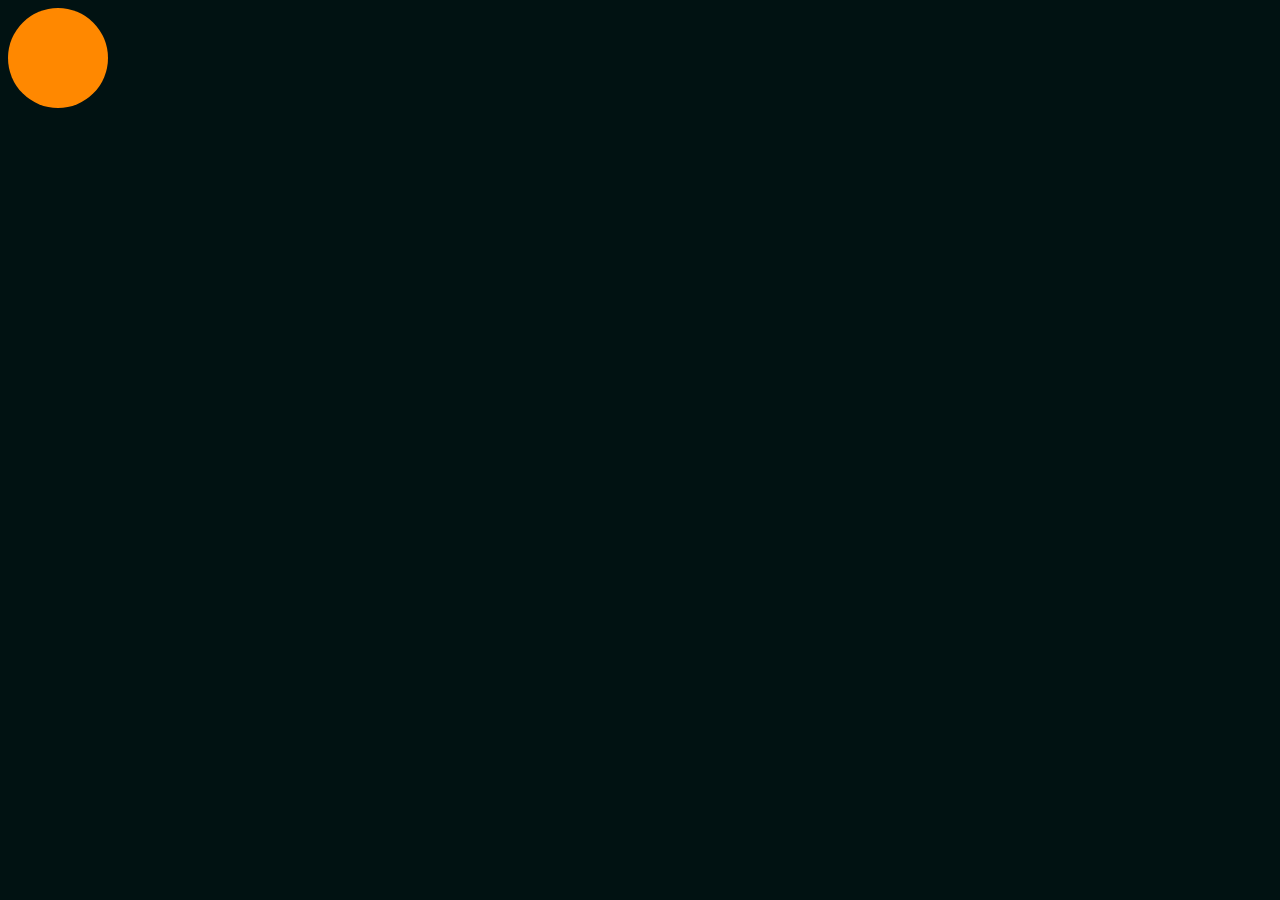
<file: ESERCIZIO 1 - RISCRITTURA/index.html>
<!DOCTYPE html>
<html>

<head>
    <meta http-equiv="X-UA-Compatible" content="IE=edge" />
    <meta charset="utf-8" />
    <meta name="viewport" content="width=device-width, initial-scale=1.0, maximum-scale=1.0, user-scalable=no" />
    <title>Lezione HTML</title>
    <link rel="stylesheet" href="style.css" />
</head>

<body>
    <div class="ball"></div>
</body>

</html>
</file>
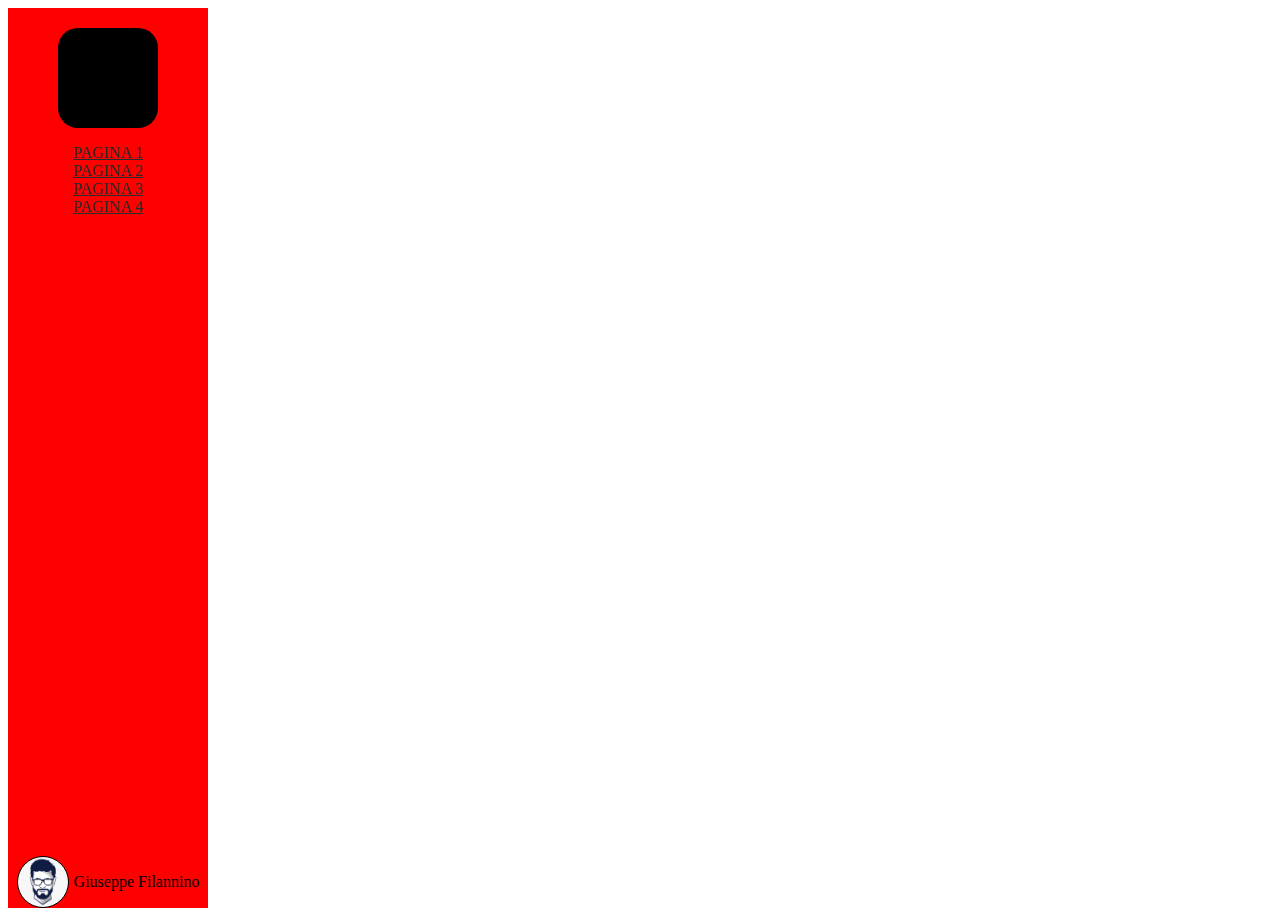
<file: ESERCIZIO 2- FLEXBOX/index.html>
<!DOCTYPE html>
<html>

<head>
    <meta http-equiv="X-UA-Compatible" content="IE=edge" />
    <meta charset="utf-8" />
    <meta name="viewport" content="width=device-width, initial-scale=1.0, maximum-scale=1.0, user-scalable=no" />
    <link href="style.css" type="text/css" rel="stylesheet">
    <title>Lezione CSS</title>
</head>

<body>


<aside class="sidebar">
    <div class="container1">
        <div class="logo"></div>
        <div>
            <ul class="lista">
                <li><a href="">PAGINA 1</a></li>
                <li><a href="">PAGINA 2</a></li>
                <li><a href="">PAGINA 3</a></li>
                <li><a href="">PAGINA 4</a></li>

        </div>
    </div>
    <div class="container2">
    <div class="avatar"></div>

    <p>Giuseppe Filannino</p>
</div>




</aside>
</body>



</body>

</html>
</file>
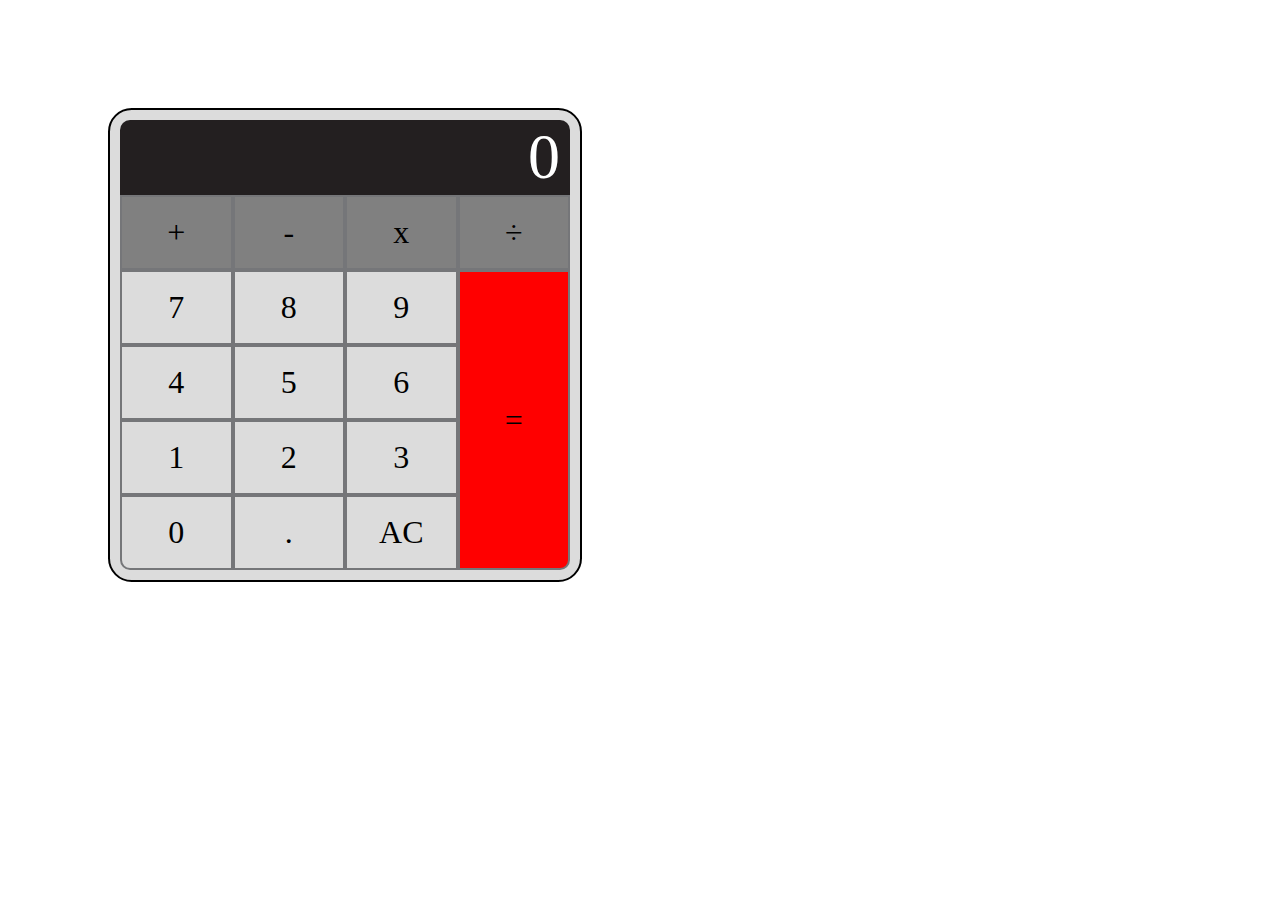
<file: ESERCIZIO 3- GRID/index.html>
<!DOCTYPE html>
<html lang="en">
<head>
    <meta charset="UTF-8">
    <meta http-equiv="X-UA-Compatible" content="IE=edge">
    <meta name="viewport" content="width=device-width, initial-scale=1.0">
    <title>Document</title>
    <link href="style.css" type="text/css" rel="stylesheet">
</head>
<body>

<div class="calc">
    <div class="input"> 0</div>
    <div class="more">+</div>
    <div class="less">-</div>
    <div class="for">x</div>
    <div class="cut">÷</div>
    <div class="one">1</div>
    <div class="two">2</div>
    <div class="three">3</div>
    <div class="four">4</div>
    <div class="five">5</div>
    <div class="six">6</div>
    <div class="seven">7</div>
    <div class="eight">8</div>
    <div class="nine">9</div>
    <div class="zero">0</div>
    <div class="point">.</div>
    <div class="ac">AC</div>
    <div class="equal">=</div>
    
</div>
    
</body>
</html>
</file>
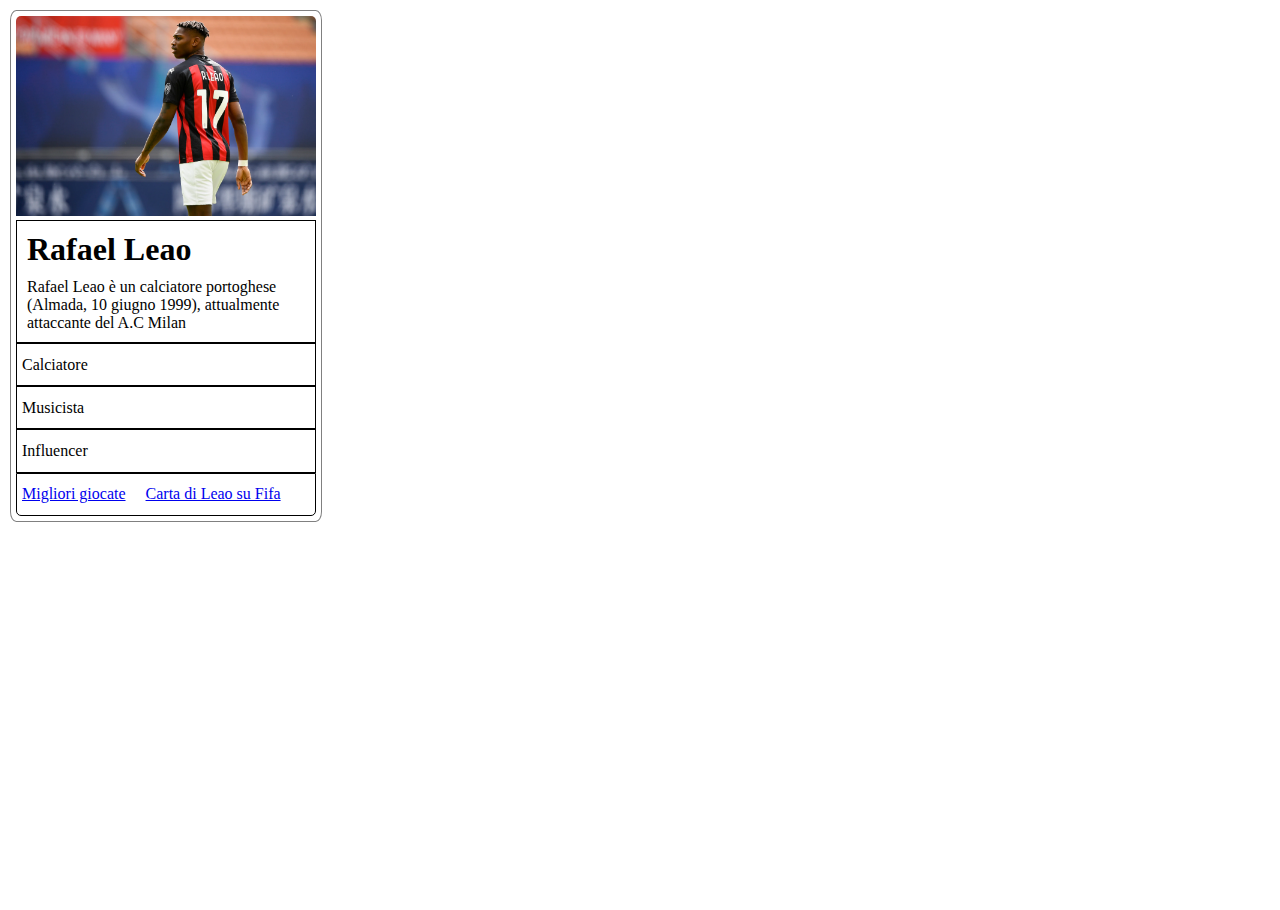
<file: ESERCIZIO 4- CARD CON CSS/index.html>
<!DOCTYPE html>
<html lang="en">

<head>
    <meta charset="UTF-8">
    <meta http-equiv="X-UA-Compatible" content="IE=edge">
    <meta name="viewport" content="width=device-width, initial-scale=1.0">
    <title>ESERCIZIO 9 - CARD</title>
    <link href="style.css" type="text/css" rel="stylesheet">

</head>

<body>
    <article>
        <div>
        <img src="calciatore.webp" alt="Rafael Leao" >

       </div> <div class="container1">
            <h1>Rafael Leao</h1>
            <span>Rafael Leao è un calciatore portoghese (Almada, 10 giugno 1999), attualmente attaccante del A.C Milan
            </span>
            
        </div>
        
            <p>Calciatore</p>
            <p>Musicista</p>
            <p>Influencer</p></tbody>
      
            

        <div class="link">
            <a href="https://www.youtube.com/watch?v=bsFAONC8np0" title="Best skills"> Migliori giocate </a> <a
                href="https://www.google.com/search?q=leao+fut+card+tots&sxsrf=ALiCzsaK2nTZnC8I0IYcY4h4gWPMOnYTQA:1654712570538&source=lnms&tbm=isch&sa=X&ved=2ahUKEwjOoePXvJ74AhUmRPEDHZRoB9wQ_AUoAXoECAIQAw&biw=1536&bih=746&dpr=1.25#imgrc=Lpz-KVk-YDrosM"
                title="Leao fifa card">Carta di Leao su Fifa</a>
        </div>
    </article>

</body>

</html>
</file>
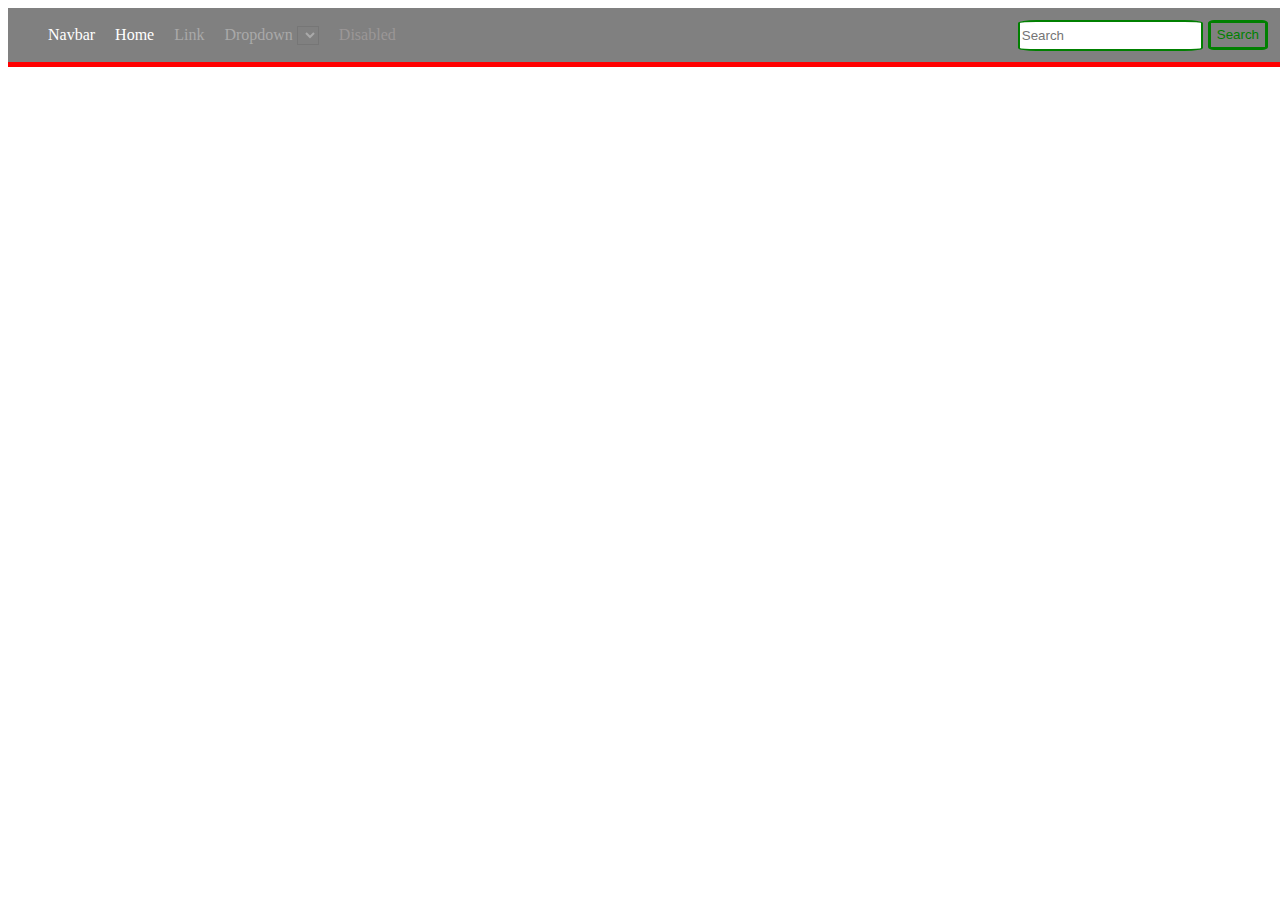
<file: ESERCIZIO 5- NAVBAR/index.html>
<!DOCTYPE html>
<html lang="en">

<head>
    <meta charset="UTF-8">
    <meta http-equiv="X-UA-Compatible" content="IE=edge">
    <meta name="viewport" content="width=device-width, initial-scale=1.0">
    <link href="./style.css" rel="stylesheet" type="text/css">

    <title>ESERCIZIO 10- NAVBAR</title>
</head>

<body>
    <nav class="navbar">
        <div>
            <ul class="list">
                <li>Navbar</li>
                
                <li id="hidden">Home</li>
                <li  id="hidden" style="color:darkgray">Link</li>
                <li  id="hidden"style="color:darkgray">Dropdown
                    <select class="dropdown" name="Dropdown" id="Dropdown">
                   
                    </select></li>
                <li id="hidden" style="color:rgb(155, 151, 151)">Disabled</li>
                <li>

        </div>
        <div id="hidden" class="rightlist">
            <label for="search" >
                <input class="search" type="textarea" name="search" id="search" placeholder="Search">
            </label>
            <input class="button" type="button" value="Search">
        </div>
        </li>

        
</ul>
        <div  class="hamburger">
        <p></p>   Hamburger <select style="background-color: grey;" name="hamburger" >
            </select>
            <option  value="">

            </option>
            
        </div>

    </nav>
</div>
</body>

</html>
</file>
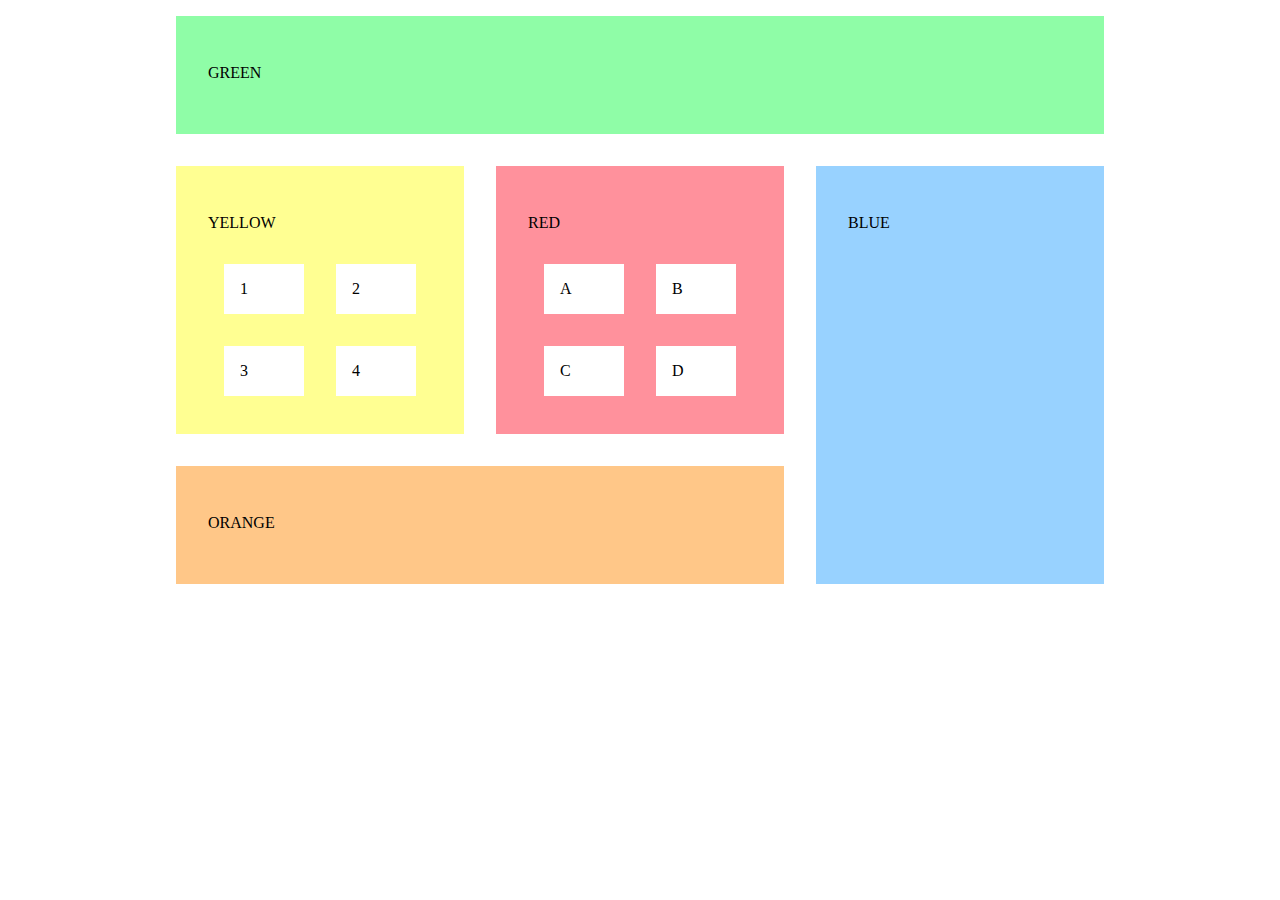
<file: ESERCIZIO 6-BOX GRID/index.html>
<!DOCTYPE html>
<html lang="en">

<head>
  <meta charset="UTF-8">
  <meta http-equiv="X-UA-Compatible" content="IE=edge">
  <meta name="viewport" content="width=device-width, initial-scale=1.0">
  <title>Blocks</title>
  <link rel="stylesheet" href="start.css">
  <link rel="stylesheet" href="style.css">
</head>

<body>
  <div class="maingrid">
  <section id="green">
    <p>GREEN</p>
  </section>
  <section id="yellow">
    <p>YELLOW</p>
    <ul class="list1">
      <li>1</li>
      <li>2</li>
      <li>3</li>
      <li>4</li>
    </ul>
  </section>
  <section id="orange">
    <p>ORANGE</p>
  </section>
  <section id="red">
    <p>RED</p>
    <ul class="list2">
      <li>A</li>
      <li>B</li>
      <li>C</li>
      <li>D</li>
    </ul>
  </section>
  <section id="blue">
    <p>BLUE</p>
  </section>
</div>
</body>

</html>
</file>
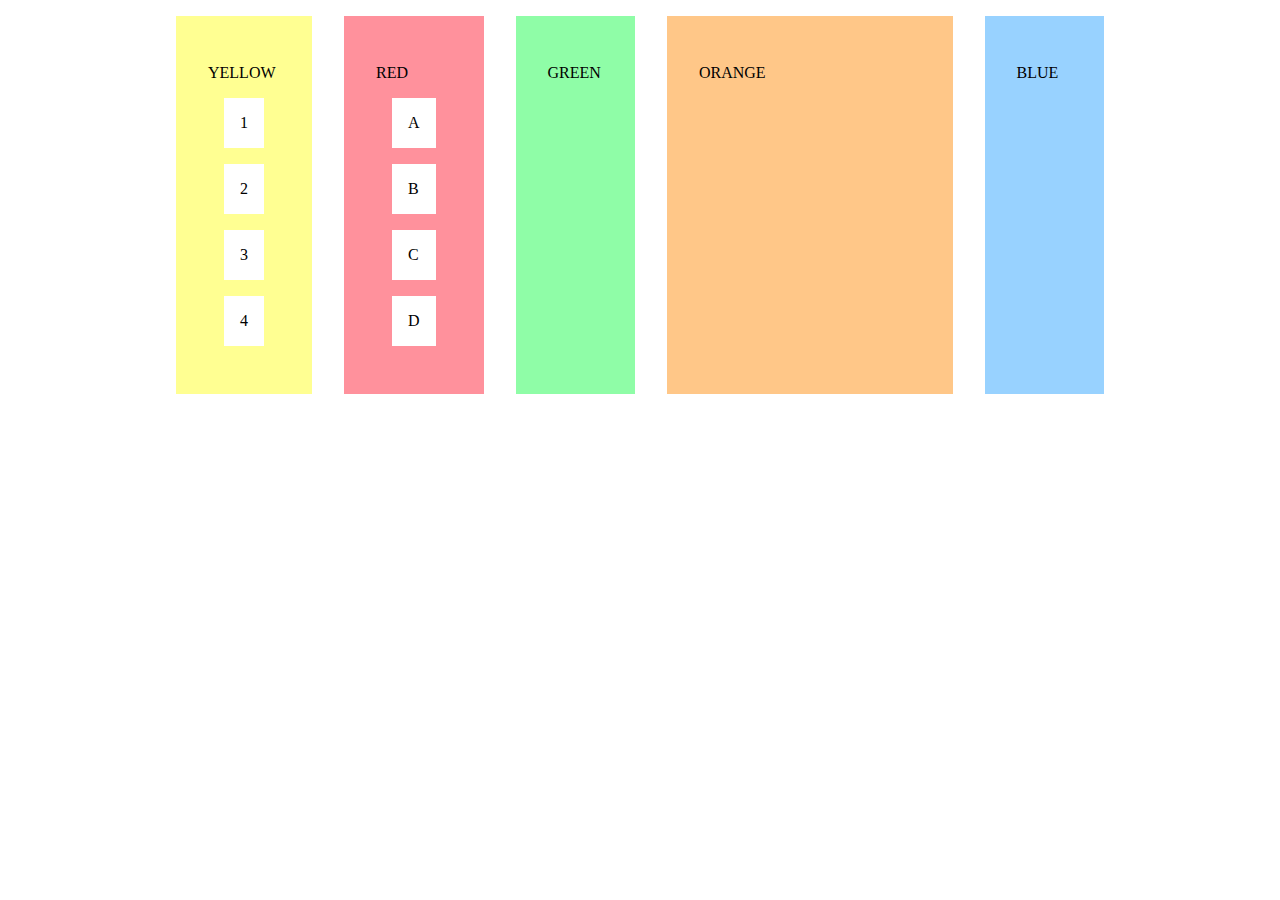
<file: ESERCIZIO 7 - COLORED FLEXBOX/index.html>
<!DOCTYPE html>
<html lang="en">

<head>
  <meta charset="UTF-8">
  <meta http-equiv="X-UA-Compatible" content="IE=edge">
  <meta name="viewport" content="width=device-width, initial-scale=1.0">
  <title>Blocks</title>
  <link rel="stylesheet" href="start.css">
  <link rel="stylesheet" href="style.css">
</head>

<body>
  <div class="bigflex">
  <section id="green">
    <p>GREEN</p>
  </section>
  <section id="yellow">
    <p>YELLOW</p>
    <ul>
      <li>1</li>
      <li>2</li>
      <li>3</li>
      <li>4</li>
    </ul>
  </section>
  <section id="orange">
    <p>ORANGE</p>
  </section>
  <section id="red">
    <p>RED</p>
    <ul>
      <li>A</li>
      <li>B</li>
      <li>C</li>
      <li>D</li>
    </ul>
  </section>
  <section id="blue">
    <p>BLUE</p>
  </section>
</div>
</body>

</html>
</file>
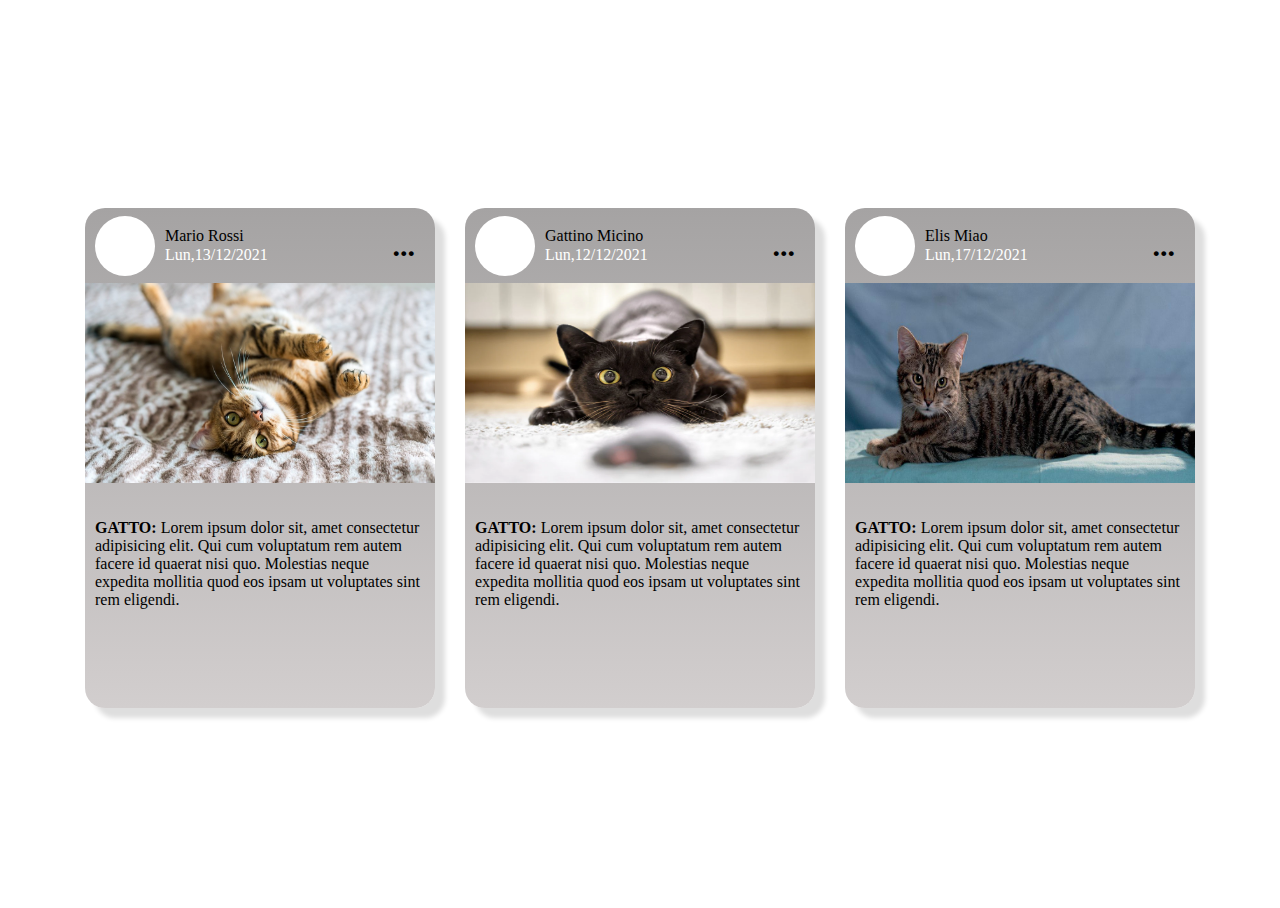
<file: ESERCIZIO 8- CARD RESPONSIVE/index.html>
<!DOCTYPE html>
<html lang="en">

<head>
    <meta charset="UTF-8">
    <meta http-equiv="X-UA-Compatible" content="IE=edge">
    <meta name="viewport" content="width=device-width, initial-scale=1.0">
    <link rel="stylesheet" href="https://cdnjs.cloudflare.com/ajax/libs/font-awesome/6.1.1/css/all.min.css"
        integrity="sha512-KfkfwYDsLkIlwQp6LFnl8zNdLGxu9YAA1QvwINks4PhcElQSvqcyVLLD9aMhXd13uQjoXtEKNosOWaZqXgel0g=="
        crossorigin="anonymous" referrerpolicy="no-referrer" />
    <link href="./style.css" rel="stylesheet">
    <title>Document</title>
</head>

<body>
    <main class="cardcont">
        <div class="tabletview1">
            <div class="card1">
                <div class="upperflex">
                    <div class="upperflexright">
                        <div class="avatar"></div>

                        <div class="scritte1">
                            <span>Mario Rossi</span>
                            <span style="color:white">Lun,13/12/2021</span>
                        </div>
                    </div>

                    <div class="dots"><strong>...</strong></div>
                </div>

                <img class="image1" src="./images/gatto1.jpg" alt="il gatto1"></img>
                <div class="icons">
                    <i style="size: 20px;" class="fa-solid fa-heart"></i>
                    <i class="fa-solid fa-comment"></i>
                </div>
                <div class="testo">
                    <p><b>GATTO:</b> Lorem ipsum dolor sit, amet consectetur adipisicing elit. Qui cum voluptatum rem
                        autem
                        facere id quaerat nisi quo. Molestias neque expedita mollitia quod eos ipsam ut voluptates sint
                        rem
                        eligendi. </p>
                </div>
            </div>
            <div class="card2">

                <div class="upperflex">
                    <div class="upperflexright">
                        <div class="avatar"></div>

                        <div class="scritte1">
                            <span>Gattino Micino</span>
                            <span style="color:white">Lun,12/12/2021</span>
                        </div>
                    </div>

                    <div class="dots"><strong>...</strong></div>
                </div>

                <img class="image1" src="./images/gatto2.webp" alt="il gatto1"></img>
                <div class="icons">
                    <i style="size: 20px;" class="fa-solid fa-heart"></i>
                    <i class="fa-solid fa-comment"></i>
                </div>
                <div class="testo">
                    <p><b>GATTO:</b> Lorem ipsum dolor sit, amet consectetur adipisicing elit. Qui cum voluptatum rem
                        autem
                        facere id quaerat nisi quo. Molestias neque expedita mollitia quod eos ipsam ut voluptates sint
                        rem
                        eligendi. </p>
                </div>

            </div>
        </div>
        <div class="card3">

            <div class="upperflex">
                <div class="upperflexright">
                    <div class="avatar"></div>

                    <div class="scritte1">
                        <span>Elis Miao</span>
                        <span style="color:white">Lun,17/12/2021</span>
                    </div>
                </div>

                <div class="dots"><strong>...</strong></div>
            </div>

            <img class="image1" src="./images/gatto3.jpg" alt="il gatto1"></img>
            <div class="icons">
                <i style="size: 20px;" class="fa-solid fa-heart"></i>
                <i class="fa-solid fa-comment"></i>
            </div>
            <div class="testo">
                <p><b>GATTO:</b> Lorem ipsum dolor sit, amet consectetur adipisicing elit. Qui cum voluptatum
                    rem autem
                    facere id quaerat nisi quo. Molestias neque expedita mollitia quod eos ipsam ut voluptates
                    sint rem
                    eligendi. </p>
            </div>
        </div>


    </main>
</body>

</html>
</file>
<file: ESERCIZIO 1 - RISCRITTURA/style.css>
:root{

--main-color-background: #011212;
--main-color-ball: #ff8800;
--width: 100px;
--height: 100px;
--border-radius: 50px;
}

body {
    background-color: var(--main-color-background, gray);
}

.ball {
    width: var(--width, 110px);
    height: var(--height,110px);
    background-color: var(--main-color-ball, red);
    border-radius:var(--border-radius,60px);
}
</file>
<file: ESERCIZIO 2- FLEXBOX/style.css>
.sidebar{
width: 200px;
height: 100%;

background-color: red;
display: flex;
flex-direction: column;
align-items: center;
justify-content: space-between;



}

.container1{
     display: flex;
flex-direction: column;
align-items: center;

}

.container2{
    gap: 5px;
    display: flex;
    flex-direction:row;
    align-items: center;
    
}

.logo{
    
    width: 100px;
    height: 100px;
    border: 4px;
    background-color: black;
   margin-top: 20px;;
   
    border-radius: 20%;
    
}

.lista{
    flex: 1 ;
    margin-right: 40px;
}

ul{
    list-style-type: none;
}

a{
color: #2b2b2b;
}

a:hover{

    color: #2b2bb2;
    transition-delay: 0.3s;
}

.avatar{
   
    
background-image: url(avatar.png);
background-size: contain;
background-position: center;
border:  solid 1px;
 vertical-align: middle;
    width: 50px;
    height: 50px;
    border-radius: 50%;
}

body,html{
    height: 100%;
}
</file>
<file: ESERCIZIO 3- GRID/style.css>
body{
padding: 100px; 
}
 



.calc{

    font-size: 2rem;
    padding: 10px;
border-radius: 5%;
display: grid;
border: 2px black solid;
background-color:gainsboro; 
height: 450px;
width: 450px;
grid-template-columns: repeat(4,1fr);
grid-template-rows: repeat(6,1fr);
text-align: center;


grid-template-areas:
"input input input input"
"more less for cut"
"seven  eight nine equal"
"four five six equal"
"one two three equal"
"zero point ac equal";

}

.input{
    border-radius:10px 10px 0px 0px;
    font-size: 4rem;
grid-area: input;
text-align:right;
padding-right: 10px;
background-color: #231f20;
color: white;
}

.more{
    display: grid;
    align-content: center;
grid-area:more ;
border:2px #757679 solid;
background-color: grey;

}
.less{
    display: grid;
    align-content: center;
grid-area:less;
border:2px #757679 solid;
background-color: grey;
}
.for{
    display: grid;
    align-content: center;
grid-area:for;
border:2px #757679 solid;
background-color: grey;
}
.cut{
    display: grid;
    align-content: center;
grid-area:cut;
border:2px #757679 solid;
background-color: grey;
}
.seven{
    display: grid;
    align-content: center;
grid-area:seven;
border:2px #757679 solid;
}
.eight{
    display: grid;
    align-content: center;
grid-area:eight;
border:2px #757679 solid;
}
.nine{
    display: grid;
    align-content: center;
grid-area:nine;
border:2px #757679 solid;
}
.four{
    display: grid;
    align-content: center;
grid-area:four;
border:2px #757679 solid;
}
.five{
    display: grid;
    align-content: center;
grid-area:five;
border:2px #757679 solid;
}
.six{
    display: grid;
    align-content: center;
    display: grid;
    justify-content: center;
    align-content: center;
grid-area:six;
border:2px #757679 solid;
}
.equal{
    display: grid;
    justify-content: center;
    align-content: center;
    border-radius:0px 0px 10px 0px;
grid-area:equal;
background-color: red;
border:2px #757679 solid;
}
.one{
    display: grid;
    justify-content: center;
    align-content: center;
grid-area:one;
border:2px #757679 solid;
}
.two{
    display: grid;
    justify-content: center;
    align-content: center;
grid-area:two;
border:2px #757679 solid;
}
.three{
    display: grid;
    justify-content: center;
    align-content: center;
grid-area:three;
border:2px #757679 solid;
}
.zero{
    display: grid;
   
    align-content: center;
    border-radius:0px 0px 0px 10px;
grid-area:zero;
border:2px #757679 solid;


}
.ac{
    display: grid;
    align-content: center;
grid-area:ac;
border:2px #757679 solid;
}

.point{
    display: grid;
    align-content: center;
grid-area:point;
border:2px #757679 solid;
}
</file>
<file: ESERCIZIO 4- CARD CON CSS/style.css>
*{
margin: 0%;
}


img {
    border-radius: 5px 5px 0px 0px;
    max-width: 300px;
    object-fit: contain;
}

article {
    padding: 5px;
border-radius: 2%;
    margin-left: 10px;
    margin-top: 10px;
    display: flex;
    flex-direction: column;



    max-width: 300px;
    height: 500px;
    border: 1px gray solid;
}
.container1{
display: flex;
flex-direction: column;
gap: 10px;
    padding: 10px;
    flex:2;
    border: 1px black solid;
  
}

p {
    align-items: center;
    flex: 1;
    padding-left:5px;
    display: flex;
    border: 1px black solid;

}

.link{
    border: 1px black solid;
    border-radius: 0px 0px 5px 5px;
    flex: 1;
    padding-left: 5px;
    display: flex;
    flex-direction: row;
    justify-content:start;
    align-items: center;
gap:20px;
}

body,html {
height: 100%;}
</file>
<file: ESERCIZIO 5- NAVBAR/style.css>
body,html{
    width: 100%;
height: 100%;
}

ul {
   
    list-style-type: none;
}


.navbar{
    color: white;
height: 6%;
 width: 100%;
background-color: gray;
display: flex;
flex-direction: row;
align-items: center;
justify-content: space-between;
border-bottom: 5px red solid;}


.hamburger{ 
    display: none;  
   list-style-type: none;
  
   align-items: center;


   
    margin-right: 20px;




}

.rightlist{

display: flex;
flex-direction: row;
justify-content: right;
margin-right: 20px;
gap: 5px;
}

.list{
display: flex;
gap: 20px;
}

.button{
    background-color: gray;
    border: 3px green solid;
    color: green;
   height: 30px;
    border-radius: 10%;
}

.search{
    border: 2px green solid;
height: 25px;
border-radius: 10%;
}

.button:hover{
background-color: green;
color: white;}

.dropdown{
background-color: gray;
color:darkgray;}

@media screen and (max-width:768px){
#hidden{
    display: none;}

    .hamburger{
        display:initial;
      
       

}
</file>
<file: ESERCIZIO 6-BOX GRID/start.css>
.maingrid{
display: grid;
grid-template-columns: 1fr 1fr 1fr;
grid-template-rows: 150px 300px 150px;
}

#green{
grid-column: 1 / 4;
grid-row: 1;

}

#yellow{
    grid-column:1 / 2;
    grid-row: 2;
}

#red{
    grid-column: 2 / 2;
    grid-row: 2;
}

#blue{
    grid-column: 3 / 4;
    grid-row: 2 / 4;
}

#orange{
    grid-column: 1 / 3;
    grid-row: 3;
}

.list1{
display: grid;
grid-template-rows: repeat(2,1fr);
grid-template-columns: repeat(2,1fr);
}

.list2{
    display: grid;
    grid-template-rows: repeat(2,1fr);
    grid-template-columns: repeat(2,1fr);
    }
</file>
<file: ESERCIZIO 6-BOX GRID/style.css>
body {
  width: 60em;
  margin: 0 auto;
}

section {
  padding: 2em;
  margin: 1em;
}

#green {
  background-color: #8ffda7;
}

#orange {
  background-color: #ffc788;
}

#yellow {
  background-color: #ffff92;
}

#red {
  background-color: #ff919c;
}

#blue {
  background-color: #98d2ff;
}

ul {
  padding: 0;
}

li {
  background-color: white;
  padding: 1em;
  display: block;
  margin: 1em;
}
</file>
<file: ESERCIZIO 7 - COLORED FLEXBOX/start.css>
.bigflex{
display: flex;}

#green{

flex: 1;
order: 3;
}

#yellow{

    flex: 1;
    order: 1;
    }

    #orange{

        flex: 4;
        order: 4;
        }


        #blue{

            flex: 1;
            order: 5;
            }

            #red{

                flex: 1;
                order: 2;
                }
</file>
<file: ESERCIZIO 7 - COLORED FLEXBOX/style.css>
body {
  width: 60em;
  margin: 0 auto;
}

section {
  padding: 2em;
  margin: 1em;
}

#green {
  background-color: #8ffda7;
}

#orange {
  background-color: #ffc788;
}

#yellow {
  background-color: #ffff92;
}

#red {
  background-color: #ff919c;
}

#blue {
  background-color: #98d2ff;
}

ul {
  padding: 0;
}

li {
  background-color: white;
  padding: 1em;
  display: block;
  margin: 1em;
}
</file>
<file: ESERCIZIO 8- CARD RESPONSIVE/style.css>
body,
html {

    height: 100%;
}

.cardcont {
    height: 100%;
    display: flex;
    flex-direction: row;
    align-items: center;
    justify-content: center;
    gap: 30px;
}

.card1,
.card2,
.card3 {
    display: flex;
    flex-direction: column;
    height: 500px;
    width: 350px;
    background: linear-gradient(rgb(165, 163, 163), rgb(210, 206, 206));
    border-radius: 20px;
    box-shadow: 10px 10px 5px #dedede;
}

.avatar {
    height: 60px;
    width: 60px;
    border-radius: 50%;
    background-color: white;
    display: flex;
    margin-left: 10px;

}

.upperflex {
    width: 100%;
    height: 15%;
    display: flex;
    flex-direction: row;
    justify-content: space-between;
    align-items: center;
}


.scritte1 {
    width: 136px;
    height: 18px;
    display: flex;
    flex-direction: column;
    justify-content: center;
    gap: 1px;
}



.upperflexright {
    display: flex;
    flex-direction: row;
    align-items: center;
    gap: 10px;

}

.dots {

    font-size: 30px;
    display: flex;
   align-items: center;
    margin-right: 20px;
}

.image1 {
    display: flex;
    width: 350px;
    height: 200px;

}

.fa-solid {
    font-size: 30px;

    color: white;
    margin-top: 10px;
    margin-left: 15px;
}

.icons {
    display: flex;

    gap: 20px
}

.testo {
    display: flex;
    justify-content: stretch;
    justify-items: center;
    margin: 10px
}

.tabletview1 {
    display: flex;
    flex-direction: row;
    gap: 30px;
}


@media screen and (max-width:375px) {
    .tabletview1{
    display:flex;
flex-direction: column;}
    
.cardcont {

        display: flex;
        flex-direction: column;
        justify-content: space-between;
        align-items: center;

    }

}

@media screen and (max-width:768px) {
    body,
html {
    height: 100%;}



    .cardcont {
        height: 150%;
        display: flex;
        flex-direction: column;
        gap: 30px;
        align-items: center;
    }

    .tabletview1 {
        display: flex;
        align-self: flex-start;
    }


    .card3 {
        display: flex;
        align-self: flex-start;
    }
}
</file>
